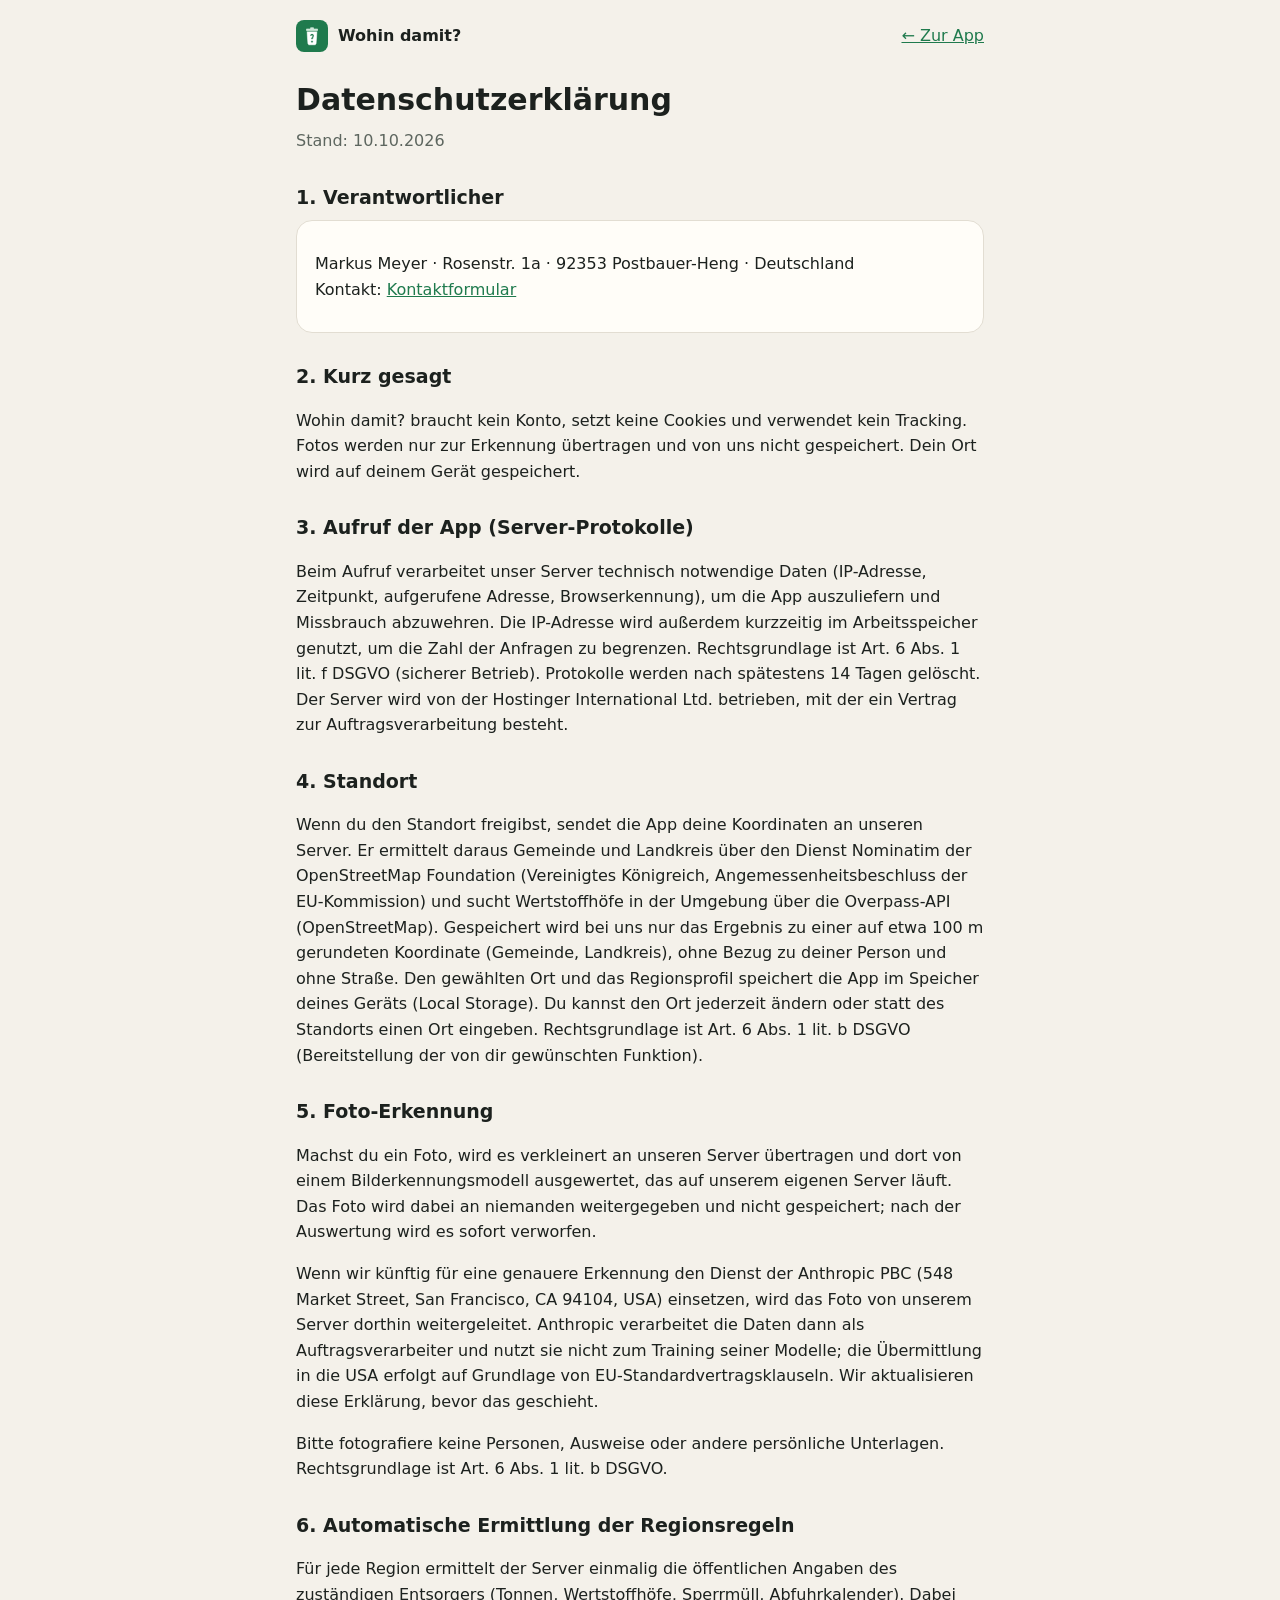
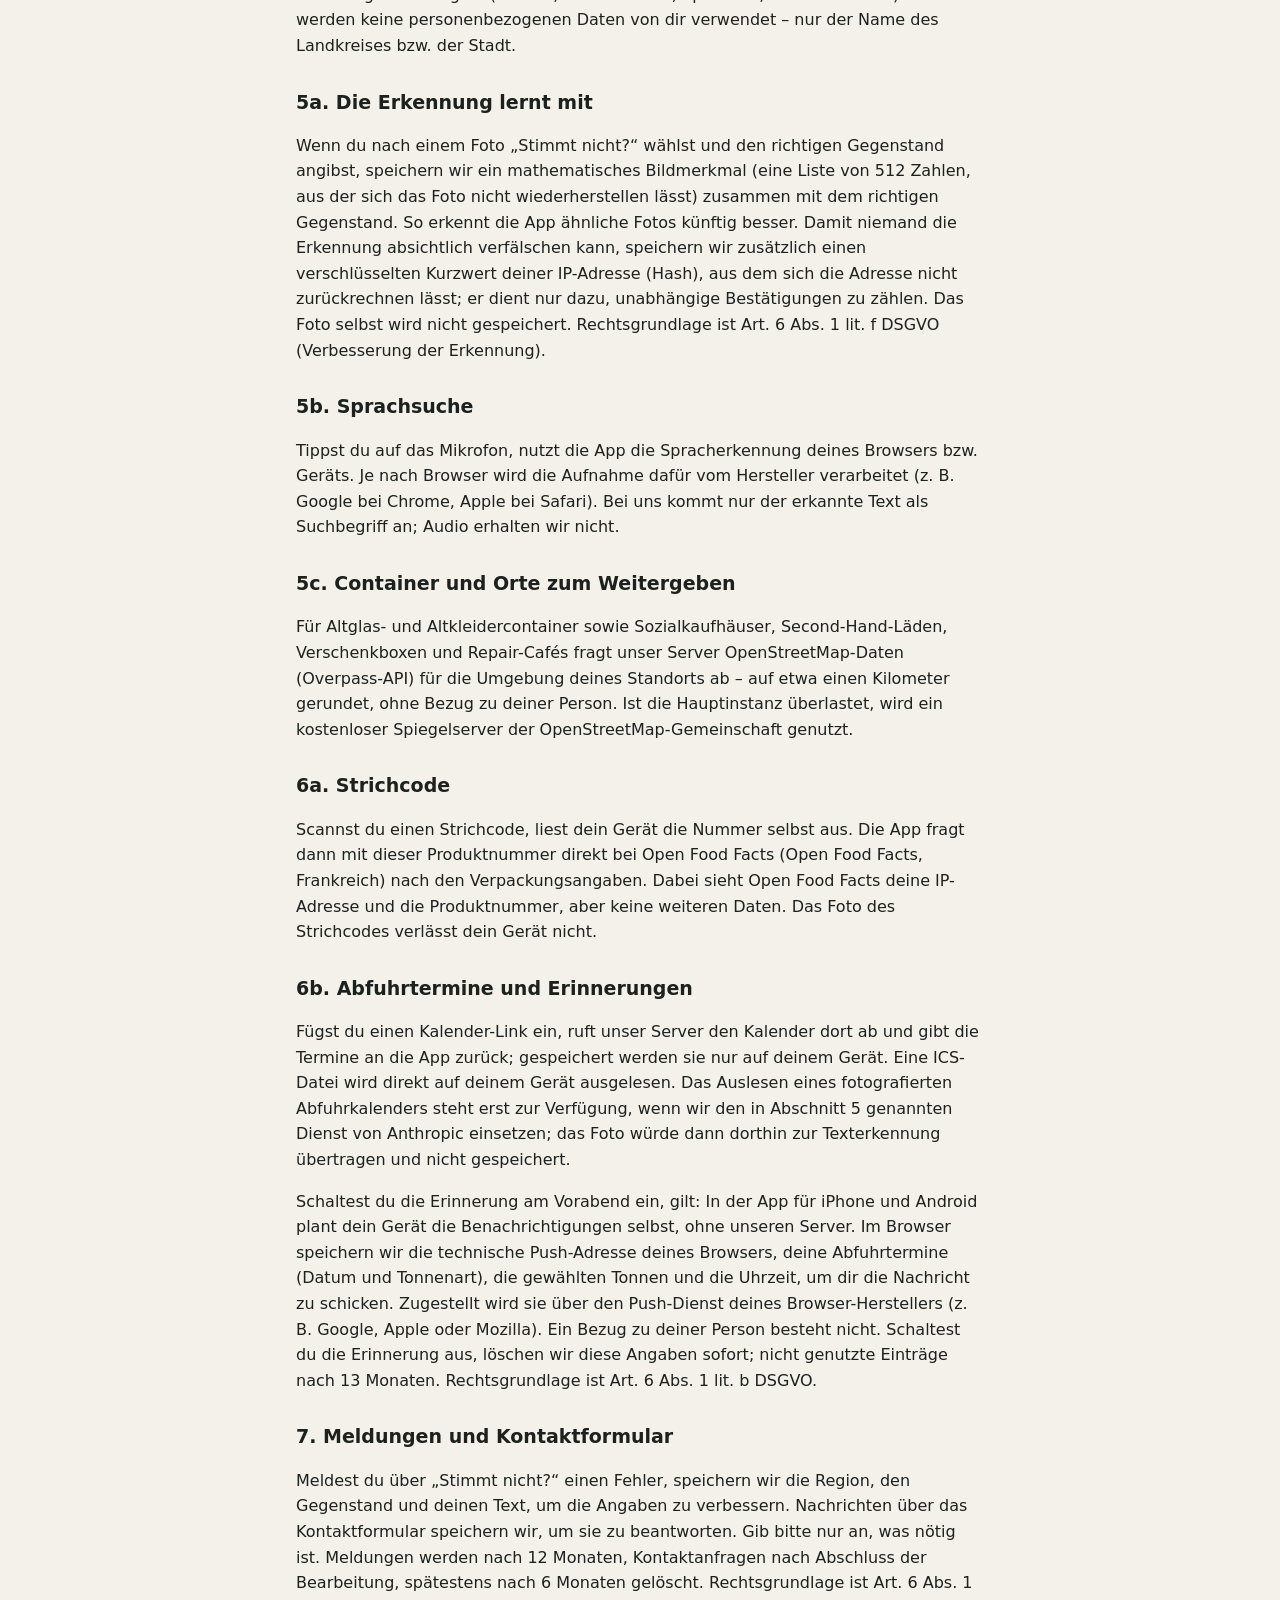
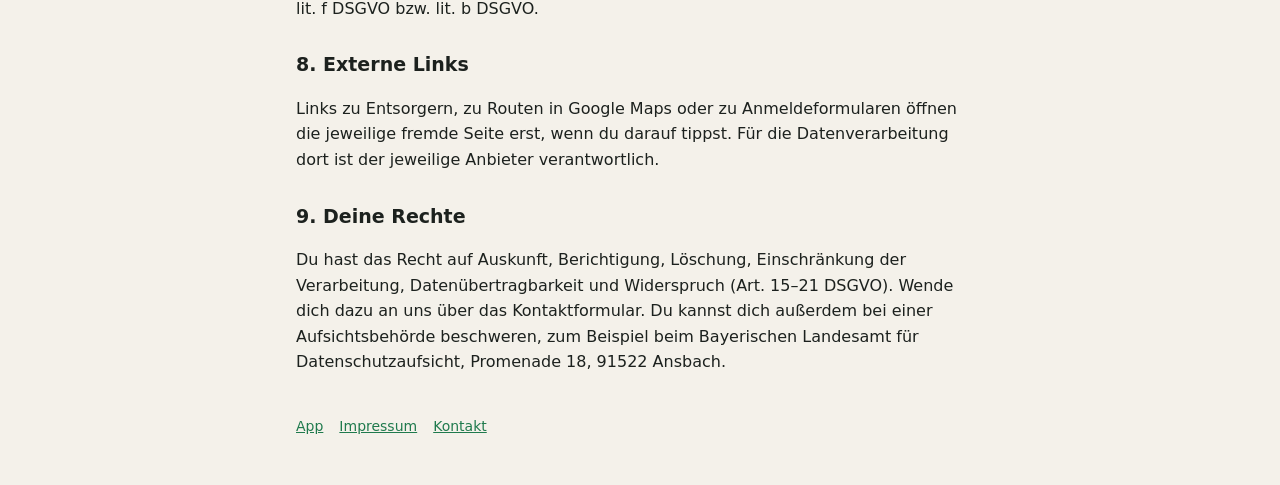
<file: datenschutz.html>
<!doctype html>
<html lang="de">
<head>
<meta charset="utf-8">
<meta name="robots" content="noindex, nofollow">
<meta name="viewport" content="width=device-width, initial-scale=1, viewport-fit=cover">
<title>Datenschutz – Wohin damit?</title>
<link rel="stylesheet" href="rechtstexte.css?v=cd753c5">
<link rel="apple-touch-icon" sizes="180x180" href="apple-touch-icon.png?v=4">
<link rel="icon" type="image/png" sizes="512x512" href="icons/app-icon-512.png?v=4">
</head>
<body>
<div class="huelle">
<header><img src="icons/icon-192.png" alt=""><b>Wohin damit?</b><a href="./">← Zur App</a></header>

<h1>Datenschutzerklärung</h1>
<p class="stand">Stand: 10.10.2026</p>

<h2>1. Verantwortlicher</h2>
<div class="kasten"><p>Markus Meyer · Rosenstr. 1a · 92353 Postbauer-Heng · Deutschland<br>
Kontakt: <a href="kontakt.html">Kontaktformular</a></p></div>

<h2>2. Kurz gesagt</h2>
<p>Wohin damit? braucht kein Konto, setzt keine Cookies und verwendet kein Tracking. Fotos werden nur zur Erkennung übertragen und von uns nicht gespeichert. Dein Ort wird auf deinem Gerät gespeichert.</p>

<h2>3. Aufruf der App (Server-Protokolle)</h2>
<p>Beim Aufruf verarbeitet unser Server technisch notwendige Daten (IP-Adresse, Zeitpunkt, aufgerufene Adresse, Browserkennung), um die App auszuliefern und Missbrauch abzuwehren. Die IP-Adresse wird außerdem kurzzeitig im Arbeitsspeicher genutzt, um die Zahl der Anfragen zu begrenzen. Rechtsgrundlage ist Art. 6 Abs. 1 lit. f DSGVO (sicherer Betrieb). Protokolle werden nach spätestens 14 Tagen gelöscht. Der Server wird von der Hostinger International Ltd. betrieben, mit der ein Vertrag zur Auftragsverarbeitung besteht.</p>

<h2>4. Standort</h2>
<p>Wenn du den Standort freigibst, sendet die App deine Koordinaten an unseren Server. Er ermittelt daraus Gemeinde und Landkreis über den Dienst Nominatim der OpenStreetMap Foundation (Vereinigtes Königreich, Angemessenheitsbeschluss der EU-Kommission) und sucht Wertstoffhöfe in der Umgebung über die Overpass-API (OpenStreetMap). Gespeichert wird bei uns nur das Ergebnis zu einer auf etwa 100 m gerundeten Koordinate (Gemeinde, Landkreis), ohne Bezug zu deiner Person und ohne Straße. Den gewählten Ort und das Regionsprofil speichert die App im Speicher deines Geräts (Local Storage). Du kannst den Ort jederzeit ändern oder statt des Standorts einen Ort eingeben. Rechtsgrundlage ist Art. 6 Abs. 1 lit. b DSGVO (Bereitstellung der von dir gewünschten Funktion).</p>

<h2>5. Foto-Erkennung</h2>
<p>Machst du ein Foto, wird es verkleinert an unseren Server übertragen und dort von einem Bilderkennungsmodell ausgewertet, das auf unserem eigenen Server läuft. Das Foto wird dabei an niemanden weitergegeben und nicht gespeichert; nach der Auswertung wird es sofort verworfen.</p>
<p>Wenn wir künftig für eine genauere Erkennung den Dienst der Anthropic PBC (548 Market Street, San Francisco, CA 94104, USA) einsetzen, wird das Foto von unserem Server dorthin weitergeleitet. Anthropic verarbeitet die Daten dann als Auftragsverarbeiter und nutzt sie nicht zum Training seiner Modelle; die Übermittlung in die USA erfolgt auf Grundlage von EU-Standardvertragsklauseln. Wir aktualisieren diese Erklärung, bevor das geschieht.</p>
<p>Bitte fotografiere keine Personen, Ausweise oder andere persönliche Unterlagen. Rechtsgrundlage ist Art. 6 Abs. 1 lit. b DSGVO.</p>

<h2>6. Automatische Ermittlung der Regionsregeln</h2>
<p>Für jede Region ermittelt der Server einmalig die öffentlichen Angaben des zuständigen Entsorgers (Tonnen, Wertstoffhöfe, Sperrmüll, Abfuhrkalender). Dabei werden keine personenbezogenen Daten von dir verwendet – nur der Name des Landkreises bzw. der Stadt.</p>

<h2>5a. Die Erkennung lernt mit</h2>
<p>Wenn du nach einem Foto „Stimmt nicht?“ wählst und den richtigen Gegenstand angibst, speichern wir ein mathematisches Bildmerkmal (eine Liste von 512 Zahlen, aus der sich das Foto nicht wiederherstellen lässt) zusammen mit dem richtigen Gegenstand. So erkennt die App ähnliche Fotos künftig besser. Damit niemand die Erkennung absichtlich verfälschen kann, speichern wir zusätzlich einen verschlüsselten Kurzwert deiner IP-Adresse (Hash), aus dem sich die Adresse nicht zurückrechnen lässt; er dient nur dazu, unabhängige Bestätigungen zu zählen. Das Foto selbst wird nicht gespeichert. Rechtsgrundlage ist Art. 6 Abs. 1 lit. f DSGVO (Verbesserung der Erkennung).</p>

<h2>5b. Sprachsuche</h2>
<p>Tippst du auf das Mikrofon, nutzt die App die Spracherkennung deines Browsers bzw. Geräts. Je nach Browser wird die Aufnahme dafür vom Hersteller verarbeitet (z. B. Google bei Chrome, Apple bei Safari). Bei uns kommt nur der erkannte Text als Suchbegriff an; Audio erhalten wir nicht.</p>

<h2>5c. Container und Orte zum Weitergeben</h2>
<p>Für Altglas- und Altkleidercontainer sowie Sozialkaufhäuser, Second-Hand-Läden, Verschenkboxen und Repair-Cafés fragt unser Server OpenStreetMap-Daten (Overpass-API) für die Umgebung deines Standorts ab – auf etwa einen Kilometer gerundet, ohne Bezug zu deiner Person. Ist die Hauptinstanz überlastet, wird ein kostenloser Spiegelserver der OpenStreetMap-Gemeinschaft genutzt.</p>

<h2>6a. Strichcode</h2>
<p>Scannst du einen Strichcode, liest dein Gerät die Nummer selbst aus. Die App fragt dann mit dieser Produktnummer direkt bei Open Food Facts (Open Food Facts, Frankreich) nach den Verpackungsangaben. Dabei sieht Open Food Facts deine IP-Adresse und die Produktnummer, aber keine weiteren Daten. Das Foto des Strichcodes verlässt dein Gerät nicht.</p>

<h2>6b. Abfuhrtermine und Erinnerungen</h2>
<p>Fügst du einen Kalender-Link ein, ruft unser Server den Kalender dort ab und gibt die Termine an die App zurück; gespeichert werden sie nur auf deinem Gerät. Eine ICS-Datei wird direkt auf deinem Gerät ausgelesen. Das Auslesen eines fotografierten Abfuhrkalenders steht erst zur Verfügung, wenn wir den in Abschnitt 5 genannten Dienst von Anthropic einsetzen; das Foto würde dann dorthin zur Texterkennung übertragen und nicht gespeichert.</p>
<p>Schaltest du die Erinnerung am Vorabend ein, gilt: In der App für iPhone und Android plant dein Gerät die Benachrichtigungen selbst, ohne unseren Server. Im Browser speichern wir die technische Push-Adresse deines Browsers, deine Abfuhrtermine (Datum und Tonnenart), die gewählten Tonnen und die Uhrzeit, um dir die Nachricht zu schicken. Zugestellt wird sie über den Push-Dienst deines Browser-Herstellers (z. B. Google, Apple oder Mozilla). Ein Bezug zu deiner Person besteht nicht. Schaltest du die Erinnerung aus, löschen wir diese Angaben sofort; nicht genutzte Einträge nach 13 Monaten. Rechtsgrundlage ist Art. 6 Abs. 1 lit. b DSGVO.</p>

<h2>7. Meldungen und Kontaktformular</h2>
<p>Meldest du über „Stimmt nicht?“ einen Fehler, speichern wir die Region, den Gegenstand und deinen Text, um die Angaben zu verbessern. Nachrichten über das Kontaktformular speichern wir, um sie zu beantworten. Gib bitte nur an, was nötig ist. Meldungen werden nach 12 Monaten, Kontaktanfragen nach Abschluss der Bearbeitung, spätestens nach 6 Monaten gelöscht. Rechtsgrundlage ist Art. 6 Abs. 1 lit. f DSGVO bzw. lit. b DSGVO.</p>

<h2>8. Externe Links</h2>
<p>Links zu Entsorgern, zu Routen in Google Maps oder zu Anmeldeformularen öffnen die jeweilige fremde Seite erst, wenn du darauf tippst. Für die Datenverarbeitung dort ist der jeweilige Anbieter verantwortlich.</p>

<h2>9. Deine Rechte</h2>
<p>Du hast das Recht auf Auskunft, Berichtigung, Löschung, Einschränkung der Verarbeitung, Datenübertragbarkeit und Widerspruch (Art. 15–21 DSGVO). Wende dich dazu an uns über das Kontaktformular. Du kannst dich außerdem bei einer Aufsichtsbehörde beschweren, zum Beispiel beim Bayerischen Landesamt für Datenschutzaufsicht, Promenade 18, 91522 Ansbach.</p>

<footer><a href="./">App</a><a href="impressum.html">Impressum</a><a href="kontakt.html">Kontakt</a></footer>
</div>
</body>
</html>
</file>
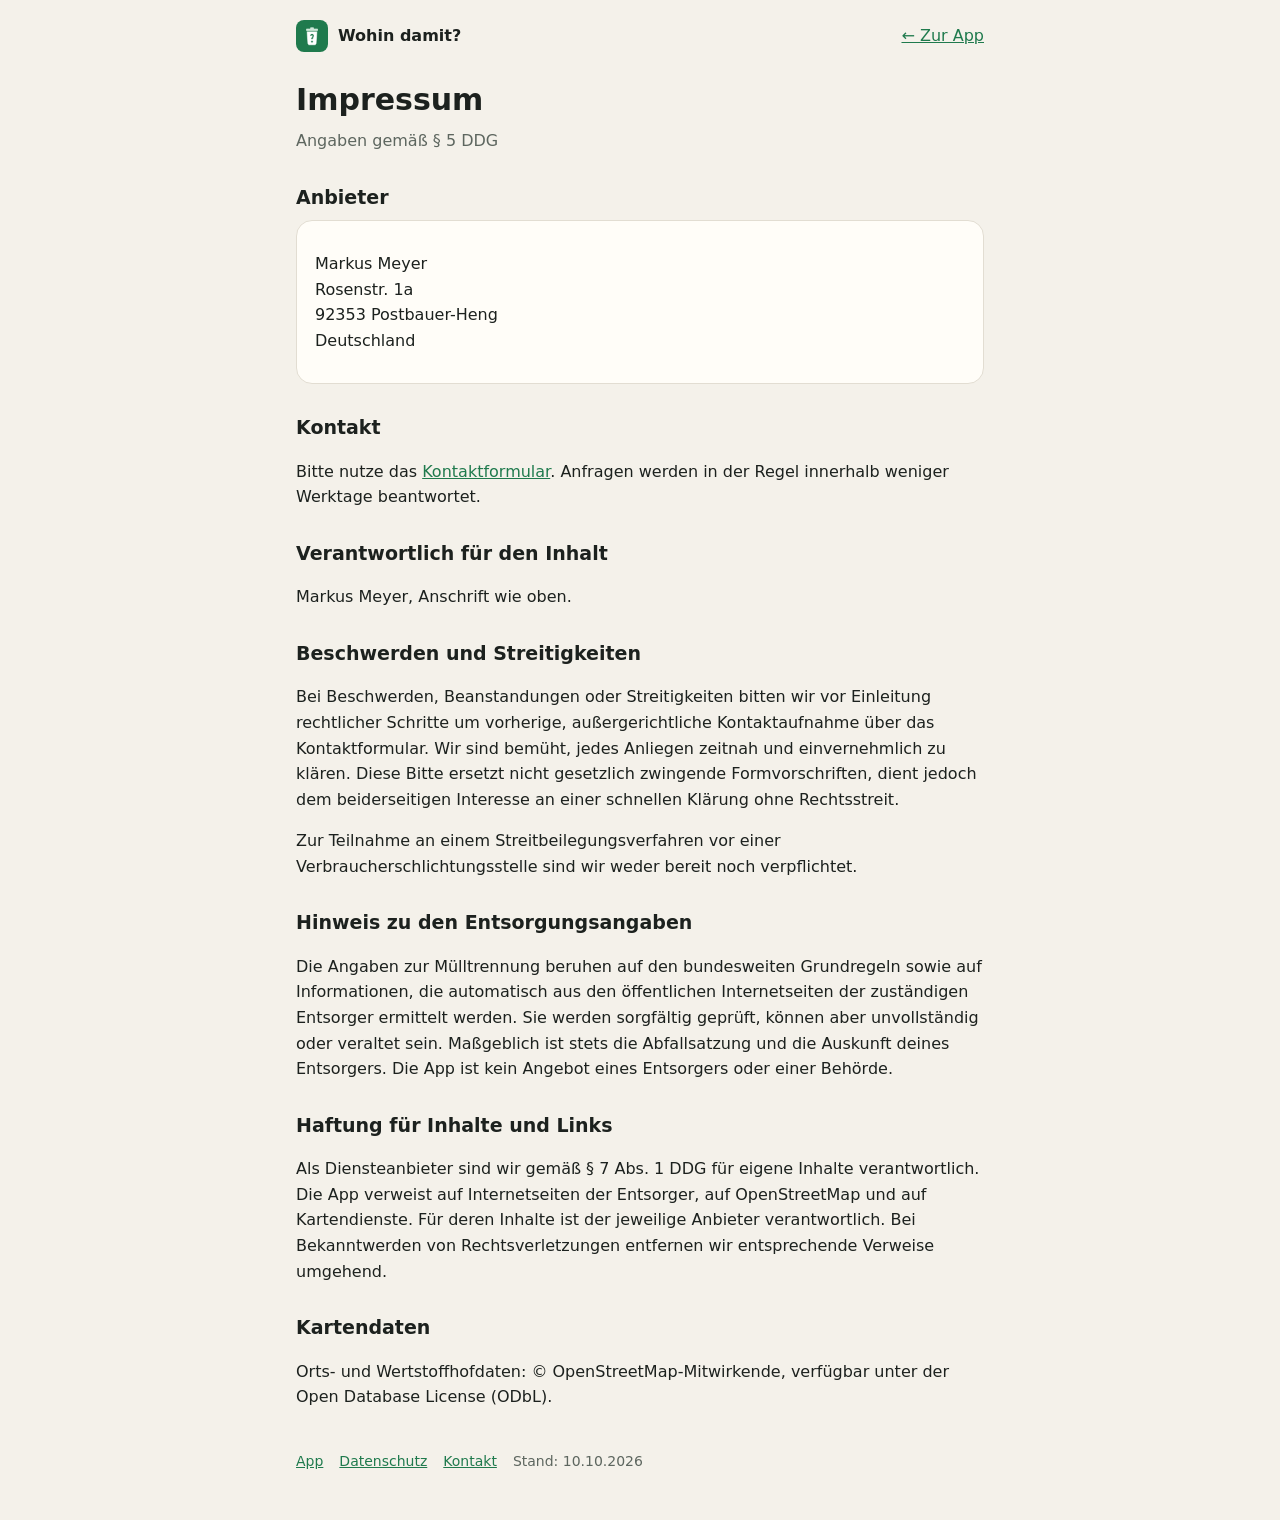
<file: impressum.html>
<!doctype html>
<html lang="de">
<head>
<meta charset="utf-8">
<meta name="robots" content="noindex, nofollow">
<meta name="viewport" content="width=device-width, initial-scale=1, viewport-fit=cover">
<title>Impressum – Wohin damit?</title>
<link rel="stylesheet" href="rechtstexte.css?v=cd753c5">
<link rel="apple-touch-icon" sizes="180x180" href="apple-touch-icon.png?v=4">
<link rel="icon" type="image/png" sizes="512x512" href="icons/app-icon-512.png?v=4">
</head>
<body>
<div class="huelle">
<header><img src="icons/icon-192.png" alt=""><b>Wohin damit?</b><a href="./">← Zur App</a></header>

<h1>Impressum</h1>
<p class="stand">Angaben gemäß § 5 DDG</p>

<h2>Anbieter</h2>
<div class="kasten"><p>
  Markus Meyer<br>
  Rosenstr. 1a<br>
  92353 Postbauer-Heng<br>
  Deutschland
</p></div>

<h2>Kontakt</h2>
<p>Bitte nutze das <a href="kontakt.html">Kontaktformular</a>. Anfragen werden in der Regel innerhalb weniger Werktage beantwortet.</p>

<h2>Verantwortlich für den Inhalt</h2>
<p>Markus Meyer, Anschrift wie oben.</p>

<h2>Beschwerden und Streitigkeiten</h2>
<p>Bei Beschwerden, Beanstandungen oder Streitigkeiten bitten wir vor Einleitung rechtlicher Schritte um vorherige, außergerichtliche Kontaktaufnahme über das Kontaktformular. Wir sind bemüht, jedes Anliegen zeitnah und einvernehmlich zu klären. Diese Bitte ersetzt nicht gesetzlich zwingende Formvorschriften, dient jedoch dem beiderseitigen Interesse an einer schnellen Klärung ohne Rechtsstreit.</p>
<p>Zur Teilnahme an einem Streitbeilegungsverfahren vor einer Verbraucherschlichtungsstelle sind wir weder bereit noch verpflichtet.</p>

<h2>Hinweis zu den Entsorgungsangaben</h2>
<p>Die Angaben zur Mülltrennung beruhen auf den bundesweiten Grundregeln sowie auf Informationen, die automatisch aus den öffentlichen Internetseiten der zuständigen Entsorger ermittelt werden. Sie werden sorgfältig geprüft, können aber unvollständig oder veraltet sein. Maßgeblich ist stets die Abfallsatzung und die Auskunft deines Entsorgers. Die App ist kein Angebot eines Entsorgers oder einer Behörde.</p>

<h2>Haftung für Inhalte und Links</h2>
<p>Als Diensteanbieter sind wir gemäß § 7 Abs. 1 DDG für eigene Inhalte verantwortlich. Die App verweist auf Internetseiten der Entsorger, auf OpenStreetMap und auf Kartendienste. Für deren Inhalte ist der jeweilige Anbieter verantwortlich. Bei Bekanntwerden von Rechtsverletzungen entfernen wir entsprechende Verweise umgehend.</p>

<h2>Kartendaten</h2>
<p>Orts- und Wertstoffhofdaten: © OpenStreetMap-Mitwirkende, verfügbar unter der Open Database License (ODbL).</p>

<footer><a href="./">App</a><a href="datenschutz.html">Datenschutz</a><a href="kontakt.html">Kontakt</a><span>Stand: 10.10.2026</span></footer>
</div>
</body>
</html>
</file>
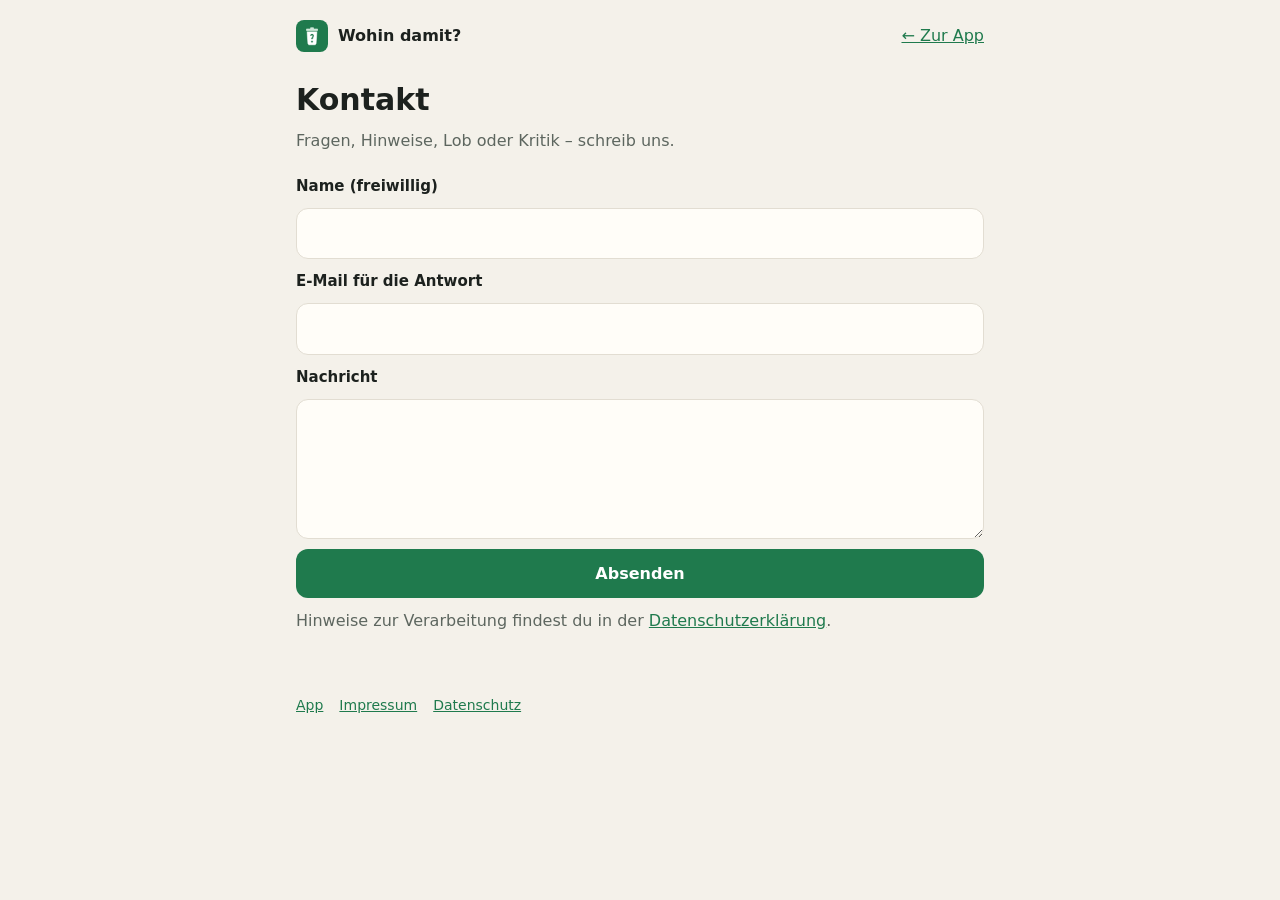
<file: kontakt.html>
<!doctype html>
<html lang="de">
<head>
<meta charset="utf-8">
<meta name="robots" content="noindex, nofollow">
<meta name="viewport" content="width=device-width, initial-scale=1, viewport-fit=cover">
<title>Kontakt – Wohin damit?</title>
<link rel="stylesheet" href="rechtstexte.css?v=cd753c5">
<link rel="apple-touch-icon" sizes="180x180" href="apple-touch-icon.png?v=4">
<link rel="icon" type="image/png" sizes="512x512" href="icons/app-icon-512.png?v=4">
</head>
<body>
<div class="huelle">
<header><img src="icons/icon-192.png" alt=""><b>Wohin damit?</b><a href="./">← Zur App</a></header>

<h1>Kontakt</h1>
<p class="stand">Fragen, Hinweise, Lob oder Kritik – schreib uns.</p>

<form id="formular">
  <label for="name">Name (freiwillig)</label>
  <input id="name" name="name" maxlength="100" autocomplete="name">
  <label for="antwort">E-Mail für die Antwort</label>
  <input id="antwort" name="antwort" type="email" maxlength="200" autocomplete="email" required>
  <label for="text">Nachricht</label>
  <textarea id="text" name="text" maxlength="4000" required></textarea>
  <input class="falle" name="webseite" tabindex="-1" autocomplete="off" aria-hidden="true">
  <button type="submit">Absenden</button>
  <p class="stand">Hinweise zur Verarbeitung findest du in der <a href="datenschutz.html">Datenschutzerklärung</a>.</p>
</form>
<p class="meldung" id="meldung" hidden></p>

<footer><a href="./">App</a><a href="impressum.html">Impressum</a><a href="datenschutz.html">Datenschutz</a></footer>
</div>
<script>
  document.getElementById('formular').addEventListener('submit', async (e) => {
    e.preventDefault();
    const f = e.target, m = document.getElementById('meldung');
    const daten = Object.fromEntries(new FormData(f));
    const nativ = (window.Capacitor && window.Capacitor.isNativePlatform && window.Capacitor.isNativePlatform()) || /\.github\.io$/.test(location.hostname);
    try {
      const r = await fetch((nativ ? 'https://wohin.velasync.de' : '') + '/api/kontakt', {
        method: 'POST', headers: { 'Content-Type': 'application/json' }, body: JSON.stringify(daten),
      });
      const d = await r.json().catch(() => ({}));
      if (!r.ok) throw new Error(d.fehler || 'Senden fehlgeschlagen.');
      f.hidden = true;
      m.textContent = 'Danke! Deine Nachricht ist angekommen.';
    } catch (err) {
      m.textContent = err instanceof TypeError
        ? 'Das Kontaktformular ist erst aktiv, wenn der Server online ist.'
        : err.message;
    }
    m.hidden = false;
  });
</script>
</body>
</html>
</file>
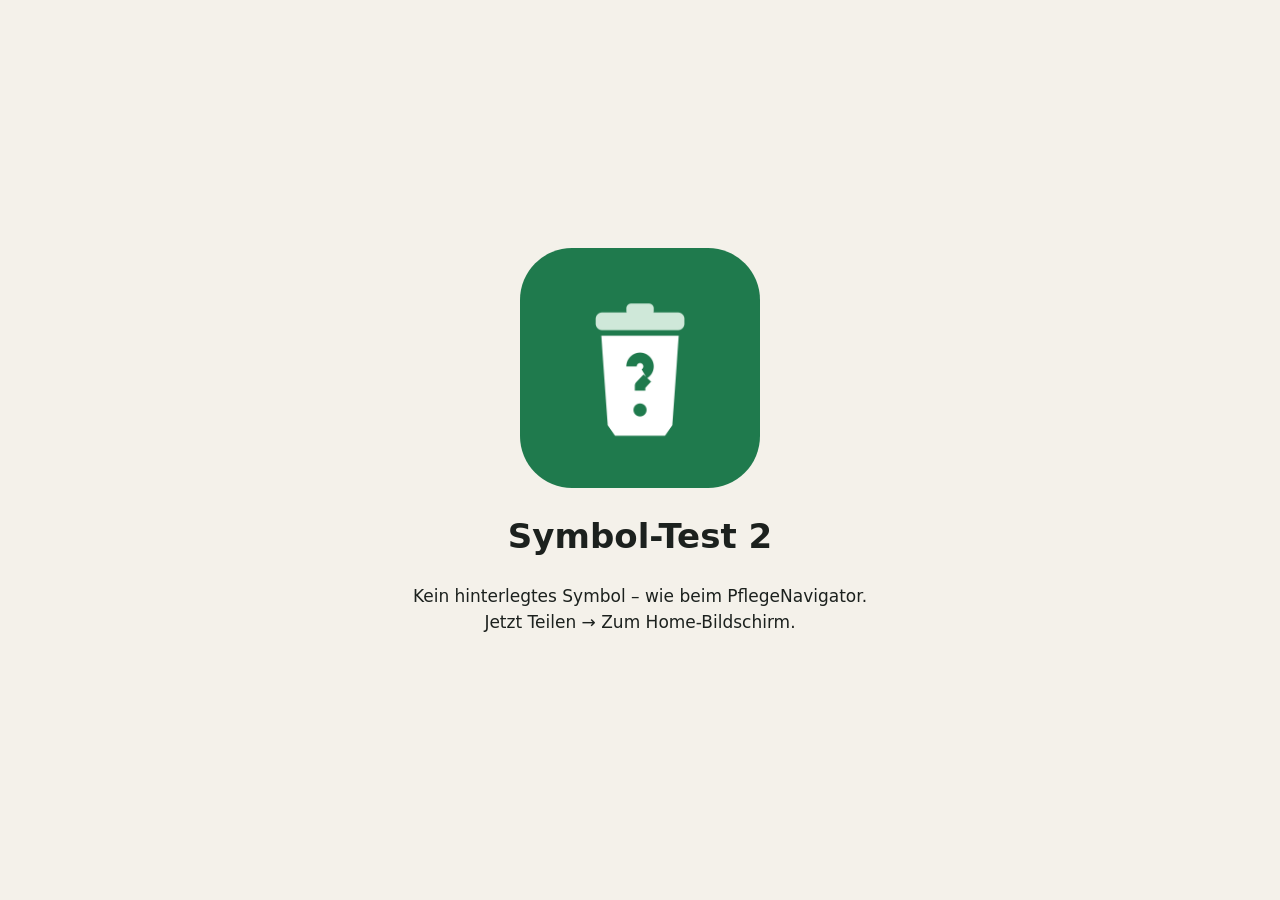
<file: symbol-test2.html>
<!doctype html>
<html lang="de">
<head>
<meta charset="utf-8">
<meta name="robots" content="noindex, nofollow">
<meta name="viewport" content="width=device-width, initial-scale=1">
<meta name="robots" content="noindex">
<title>Wohin damit?</title>
<style>
  body { margin: 0; min-height: 100vh; display: grid; place-items: center; background: #f4f1ea; font: 17px/1.5 system-ui, sans-serif; color: #1c211e; }
  main { text-align: center; padding: 24px; }
  img { width: 240px; height: 240px; border-radius: 52px; display: block; margin: 0 auto 16px; }
</style>
</head>
<body>
<main>
  <img src="icons/app-icon-1024.png" alt="Wohin damit?" width="1024" height="1024">
  <h1>Symbol-Test 2</h1>
  <p>Kein hinterlegtes Symbol – wie beim PflegeNavigator.<br>Jetzt Teilen → Zum Home-Bildschirm.</p>
</main>
</body>
</html>
</file>
<file: rechtstexte.css>
:root { --bg: #f4f1ea; --flaeche: #fffdf8; --tinte: #1c211e; --leise: #5d665f; --linie: #e2ddd2; --akzent: #1f7a4d; color-scheme: light; }
@media (prefers-color-scheme: dark) {
  :root:not([data-theme="light"]) { --bg: #111513; --flaeche: #1a1f1c; --tinte: #ecefe9; --leise: #a3ada5; --linie: #2c332f; --akzent: #4cc38a; color-scheme: dark; }
}
* { box-sizing: border-box; }
body { margin: 0; background: var(--bg); color: var(--tinte); font: 16px/1.6 ui-rounded, "Segoe UI", system-ui, -apple-system, Roboto, sans-serif; }
.huelle { max-width: 720px; margin: 0 auto; padding: calc(env(safe-area-inset-top) + 20px) 16px 48px; }
header { display: flex; align-items: center; gap: 10px; margin-bottom: 24px; }
header img { width: 32px; height: 32px; border-radius: 8px; }
header a { margin-left: auto; color: var(--akzent); }
h1 { font-size: 30px; margin: 0 0 4px; }
h2 { font-size: 19px; margin: 28px 0 8px; }
.stand { color: var(--leise); margin: 0 0 20px; }
.kasten { background: var(--flaeche); border: 1px solid var(--linie); border-radius: 16px; padding: 14px 18px; }
a { color: var(--akzent); }
form { display: grid; gap: 10px; }
label { font-weight: 600; font-size: 15px; }
input, textarea { width: 100%; font: inherit; color: inherit; background: var(--flaeche); border: 1px solid var(--linie); border-radius: 12px; padding: 12px; }
textarea { min-height: 140px; resize: vertical; }
button { font: inherit; font-weight: 650; border: 0; border-radius: 12px; padding: 12px 18px; background: var(--akzent); color: #fff; cursor: pointer; min-height: 48px; }
.falle { position: absolute; left: -9999px; }
.meldung { padding: 12px 14px; border-radius: 12px; background: var(--flaeche); border: 1px solid var(--linie); }
footer { margin-top: 40px; display: flex; gap: 16px; flex-wrap: wrap; color: var(--leise); font-size: 14px; }
</file>
